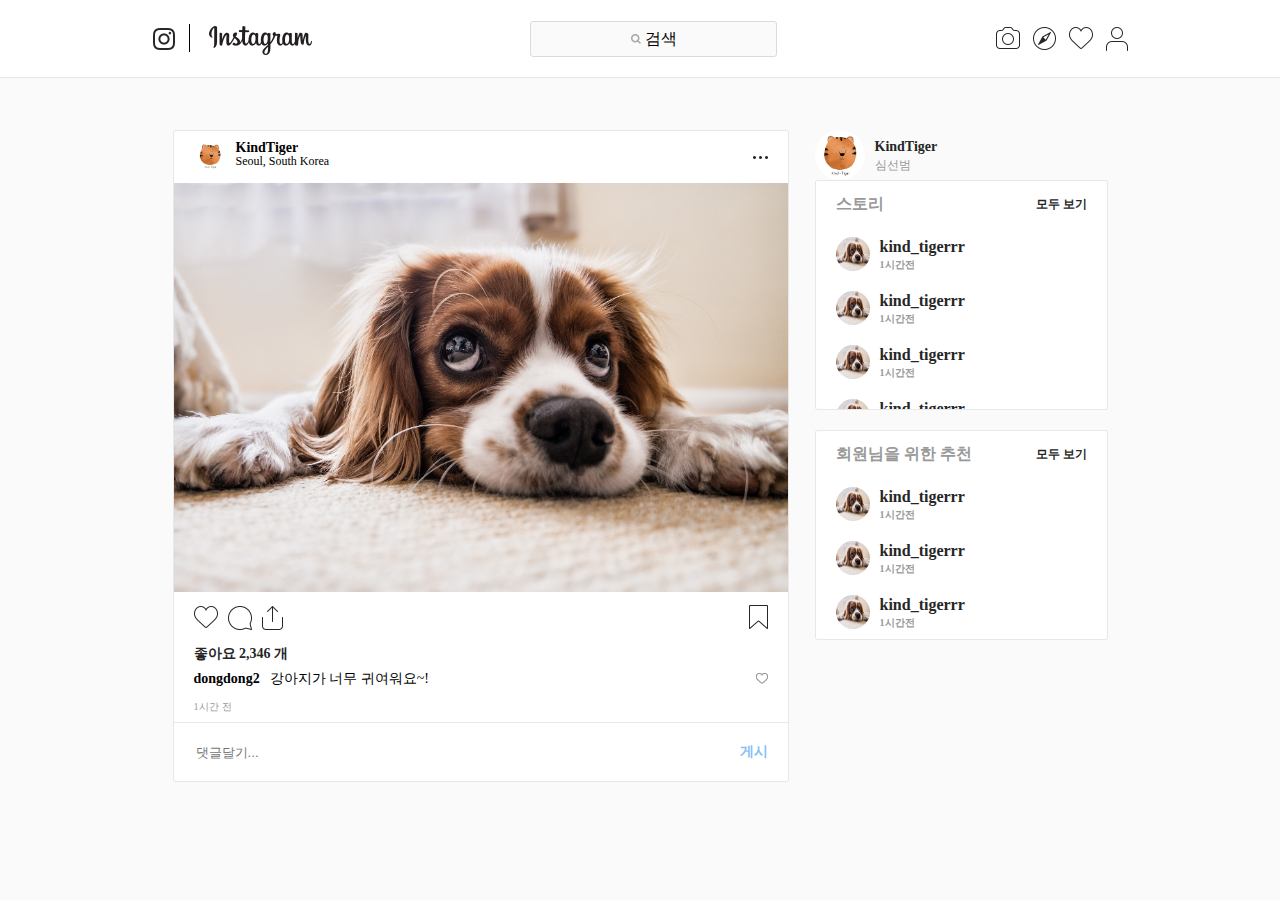
<file: index.html>
<!DOCTYPE html>
<html lang="en">
<head>
    <meta charset="UTF-8">
    <meta name="viewport" content="width=device-width, user-scalable=no, initial-scale-1.0, maximum-scale=1.0, minimum-scale=1.0">
    <title>Title</title>
    <link rel="stylesheet" href="css/reset.css">
    <link rel="stylesheet" href="css/style.css">


</head>
<body>
    <section id="container">
        <header id="header">
            <section class="inner">
                <h1 class="logo">
                    <a href="index.html">
                        <div class="sprite_insta_icon"></div>
                        <div class="sprite_write_logo"></div>
                    </a>
                </h1>

                <div class="search_box">
                    <input type="text" placeholder="검색" id="search-field">
                    <div class="fake_field">
                        <span class="sprite_small_search_icon"></span>
                        <span>검색</span>
                    </div>
                </div>

                <div class="right_icons">
                    <div class="sprite_camera_icon"></div>
                    <div class="sprite_compass_icon"></div>
                    <div class="sprite_heart_icon_outline"></div>
                    <div class="sprite_user_icon_outline"></div>
                </div>
            </section>
        </header>

        <div class="hidden_menu">
            <div class="scroll_inner">
                <div class="user">
                    <div class="thumb_img"><img src="imgs/thumb.jpeg" alt="프로필사진"></div>
                    <div class="id">kindtigerrr</div>
                </div>
            </div>
        </div>

        <section id="main_container">
            <div class="inner">
                <div class="contents_box">
                    <article class="contents">
                        <header class="top">
                            <div class="user_container">
                                <div class="profile_img">
                                    <img src="imgs/thumb.jpeg" alt="프로필이미지">
                                </div>
                                <div class="user_name">
                                    <div class="nick_name m_text">KindTiger</div>
                                    <div class="country s_text">Seoul, South Korea</div>
                                </div>
                            </div>
                            <div class="sprite_more_icon" data-name="more"></div>
                        </header>

                        <div class="img_section">
                            <div class="trans_inner">
                                <div>
                                    <img src="imgs/img_section/img01.jpg" alt="visual0">
                                </div>
                            </div>
                        </div>

                        <div class="bottom_icons">
                            <div class="left_icons">
                                <div class="heart_btn">
                                    <div class="sprite_heart_icon_outline" name="39" data-name="heartbeat"></div>
                                </div>
                                <div class="sprite_bubble_icon"></div>
                                <div class="sprite_share_icon" data-name="share"></div>
                            </div>
                            <div class="right_icon">
                                <div class="sprite_bookmark_outline" data-name="bookmark"></div>
                            </div>
                        </div>
                        <div class="likes m_text">
                            좋아요 <span id="count">2,346</span> 개
                        </div>
                        <div class="comment_container">
                            <div class="comment">
                                <div class="nick_name m_text">dongdong2</div>
                                <div>강아지가 너무 귀여워요~!</div>
                            </div>
                            <div class="small_heart">
                                <div class="sprite_small_heart_icon_outline"></div>
                            </div>
                        </div>
                        <div class="timer">1시간 전</div>
                        <div class="comment_field">
                            <input type="text" placeholder="댓글달기...">
                            <div class="upload_btn m_text">게시</div>
                        </div>
                    </article>
                </div>
                <div class="side_box">
                    <div class="user_profile">
                        <div class="profile_thumb">
                            <img src="imgs/thumb.jpeg" alt="프로필 사진">
                        </div>
                        <div class="detail">
                            <div class="id m_text">KindTiger</div>
                            <div class="ko_name">심선범</div>
                        </div>
                    </div>
                    <article class="story">
                        <header class="story_header">
                            <div>스토리</div>
                            <div class="more">모두 보기</div>
                        </header>
                        <div class="scroll_inner">
                            <div class="thumb_user">
                                <div class="profile_thumb">
                                    <img src="imgs/thumb02.jpg" alt="프로필사진">
                                </div>
                                <div class="detail">
                                    <div class="id">kind_tigerrr</div>
                                    <div class="time">1시간전</div>
                                </div>
                            </div>
                            <div class="thumb_user">
                                <div class="profile_thumb">
                                    <img src="imgs/thumb02.jpg" alt="프로필사진">
                                </div>
                                <div class="detail">
                                    <div class="id">kind_tigerrr</div>
                                    <div class="time">1시간전</div>
                                </div>
                            </div>
                            <div class="thumb_user">
                                <div class="profile_thumb">
                                    <img src="imgs/thumb02.jpg" alt="프로필사진">
                                </div>
                                <div class="detail">
                                    <div class="id">kind_tigerrr</div>
                                    <div class="time">1시간전</div>
                                </div>
                            </div>
                            <div class="thumb_user">
                                <div class="profile_thumb">
                                    <img src="imgs/thumb02.jpg" alt="프로필사진">
                                </div>
                                <div class="detail">
                                    <div class="id">kind_tigerrr</div>
                                    <div class="time">1시간전</div>
                                </div>
                            </div>
                            <div class="thumb_user">
                                <div class="profile_thumb">
                                    <img src="imgs/thumb02.jpg" alt="프로필사진">
                                </div>
                                <div class="detail">
                                    <div class="id">kind_tigerrr</div>
                                    <div class="time">1시간전</div>
                                </div>
                            </div>
                            <div class="thumb_user">
                                <div class="profile_thumb">
                                    <img src="imgs/thumb02.jpg" alt="프로필사진">
                                </div>
                                <div class="detail">
                                    <div class="id">kind_tigerrr</div>
                                    <div class="time">1시간전</div>
                                </div>
                            </div>
                            <div class="thumb_user">
                                <div class="profile_thumb">
                                    <img src="imgs/thumb02.jpg" alt="프로필사진">
                                </div>
                                <div class="detail">
                                    <div class="id">kind_tigerrr</div>
                                    <div class="time">1시간전</div>
                                </div>
                            </div>
                        </div>
                    </article>
                    <article class="recommend">
                        <header class="reco_header">
                            <div>회원님을 위한 추천</div>
                            <div class="more">모두 보기</div>
                        </header>
                        <div class="thumb_user">
                                <div class="profile_thumb">
                                    <img src="imgs/thumb02.jpg" alt="프로필사진">
                                </div>
                                <div class="detail">
                                    <div class="id">kind_tigerrr</div>
                                    <div class="time">1시간전</div>
                                </div>
                            </div>
                        <div class="thumb_user">
                                <div class="profile_thumb">
                                    <img src="imgs/thumb02.jpg" alt="프로필사진">
                                </div>
                                <div class="detail">
                                    <div class="id">kind_tigerrr</div>
                                    <div class="time">1시간전</div>
                                </div>
                            </div>
                        <div class="thumb_user">
                                <div class="profile_thumb">
                                    <img src="imgs/thumb02.jpg" alt="프로필사진">
                                </div>
                                <div class="detail">
                                    <div class="id">kind_tigerrr</div>
                                    <div class="time">1시간전</div>
                                </div>
                            </div>
                    </article>
                </div>
            </div>
        </section>
    </section>
    <script src="js/main.js"></script>
</body>
</html>
</file>
<file: css/style.css>
.sprite_insta_icon {
    display: inline-block;
	background: url('../imgs/background01.png') no-repeat -53px -235px;
	width: 22px;
	height: 22px;
}

.sprite_write_logo {
    display: inline-block;
	background: url('../imgs/background01.png') no-repeat -94px -72px;
	width: 103px;
	height: 29px;
}

.sprite_compass_icon {
    display: inline-block;
	background: url('../imgs/background01.png') no-repeat -130px -286px;
	width: 23px;
	height: 23px;
}

.sprite_user_icon_outline {
    display: inline-block;
	background: url('../imgs/background01.png') no-repeat -272px -182px;
	width: 22px;
	height: 24px;
}

.sprite_heart_icon_outline {
    display: inline-block;
	background: url('../imgs/background01.png') no-repeat -52px -261px;
	width: 24px;
	height: 22px;
}

.sprite_small_search_icon {
    display: inline-block;
	background: url('../imgs/background01.png') no-repeat -337px -246px;
	width: 10px;
	height: 10px;
}

.sprite_more_icon {
    display: inline-block;
	background: url('../imgs/background01.png') no-repeat -301px -218px;
	width: 15px;
	height: 3px;
}

.sprite_bubble_icon {
    display: inline-block;
	background: url('../imgs/background01.png') no-repeat -239px -202px;
	width: 24px;
	height: 24px;
}

.sprite_share_icon {
    display: inline-block;
	background: url('../imgs/background01.png') no-repeat -324px -52px;
	width: 21px;
	height: 24px;
}

.sprite_bookmark_outline {
    display: inline-block;
	background: url('../imgs/background01.png') no-repeat -237px -286px;
	width: 19px;
	height: 24px;
}

.sprite_bookmark_outline.on {
	background: url('../imgs/background01.png') no-repeat -159px -286px;
	width: 19px;
	height: 24px;
}

.sprite_small_heart_icon_outline {
    display: inline-block;
	background: url('../imgs/background01.png') no-repeat -323px -274px;
	width: 12px;
	height: 11px;
}

.sprite_camera_icon {
    display: inline-block;
	background: url('../imgs/background01.png') no-repeat -271px -104px;
	width: 24px;
	height: 22px;
}

.sprite_insta_big_logo {
    display: inline-block;
	background: url('../imgs/background01.png') no-repeat -98px -150px;
	width: 175px;
	height: 51px;
}

.sprite_plus_icon {
    display: inline-block;
	background: url('../imgs/background01.png') no-repeat -187px -202px;
	width: 23px;
	height: 23px;
}

body {
    background: #fafafa;
}

#header{
    width: 100%;        /* 공중에 뜨기 위함 */
    position: absolute;     /* 가장 위에 올라가 잇어야 하기 위함 */
    z-index: 999;       /* absolute의 경우 최소 x축에서 1개 y축에서 1개의 값을 주어야 함 */
    left: 0; top: 0;
    background: white;
    border-bottom: 1px solid rgba(0,0,0,0.1);
}

#header.on {
    position: fixed;        /* 상단에 고정되서 같이 움직임 */
}

#header .inner {    /* inner 안에 컨텐츠를 넣으면 값이 들어옴 */
    width:975px;
    height: 77px;
    margin: 0 auto;     /* 가운데 정렬 */
    display: flex;      /* 가로 배치 */
    justify-content: space-between;     /* x축 정렬_공간을 자동으로 분배함 */
    align-items:center;         /* y축 정렬 */
    transition: all 1s;         /* 자연스러운 효과 */
}

#header.on .inner{
    height: 52px;
}

#header .inner .logo > a {
    color: transparent;     /* 배경색을 투명하게 만듬 */
}

#header .inner .logo div{
    vertical-align: middle;
}

#header .inner .logo .sprite_insta_icon{
    position: relative;         /* after에게 위치 기준을 전달해주기 위함 */
    margin-right: 30px;
}

#header .inner .logo .sprite_insta_icon:after{
    content: '';            /* 공백을 받아옴 */
    width: 1px;
    height: 28px;
    background: #000;
    position: absolute;     /* 부모를 기준으로 위치를 잡음 */
    right: -15px;
    top: -4px;
    transition: all .5s;
}

#header .search_box{
    position: relative;
}

#search-field{
    width: 185px;
    height: 28px;
    background: #fafafa;
    border: 1px solid #dbdbdb;
    border-radius: 3px;
    padding: 3px 30px;          /* 위아래 양쪽 */
    color: #999;
    font-weight: 400;
    text-align: left;           /* 글자 입력 시 왼쪽부터 보이도록 하기 위함 */
    font-size: 14px;
    outline: none;              /* 포커스 했을 때 나타나는 파란선 */
}

#search-field::placeholder{     /* 콜론2개(::) - 속섣선택자 */
    font-size: 0;               /* 포커스가 되지 않을 때 검색 글자가 보이지 않도록 하기 위함 */
}

#search-field::focus::placeholder{
    font-size: 14px;            /* 포커스 되었을 때 검색 글자가 보이도록 한다 */
}

#header .search_box .fake_field{
    position: absolute;         /* 검색 창 위에 글자를 보이기 위함 */
    /* 가운데 배치하는 공식 */
    left: 50%;
    top: 50%;
    transform: translate(-50%, -50%);
    pointer-events: none;        /* 검색을 눌렀을 때에는 포이터 인식이 안 됨 */
}

/* 물결(~) - 그처에 있는 fake_field */
#search-field:focus~.fake_field > span:nth-child(1){
    transform: translateX(-105px);  /* 돋보기를 왼쪽으로 이동 */
}

#search-field:focus~.fake_field > span:nth-child(2){
    display: none;  /* 포커스 되었을 때 글자 숨기기 */
}

#header .right_icons{
    width: 132px;       /* 부모값 좌우값 고정 */
    display: flex;
    justify-content: space-between;     /* x축 정렬_공간을 자동으로 분배함 */
}

#header .inner .logo div:nth-child(2){
    transform: translateY(2px);
    transition: all .5s;
}

#header.on .inner .ogo .sprite_insta_icon:after{
    opacity: 0;
}

#header.on .inner .logo div:nth-child(2){
    opacity: 0;
}   /* 아이콘 사라지게 하는 부분 */

#main_container{
    padding-top: 130px;
    display: flex;          /* 컨텐츠가 가운데에 위치할 수 있도록 함 */
    justify-content: center;    /* x축 가운데 정렬 */
}

#main_container .inner{
    width: 935px;
    /* height: 500px; */
    /* background: red; */
    position: relative;         /* 기준점을 inner로 변경하기 위함 */
}

.contents_box{

}

.contents{
    width:614px;
    /* height: 500px; */
    border: 1px solid rgba(0,0,0,0.09);
    border-radius: 3px;     /* 테두리를 둥글게 만듬 */
    margin-bottom: 60px;     /* 다른 contents들이 밀려야 되기 때문에 사이에 여백을 준다. */
    background: white;
}

.contents .top{
    display: flex;          /* 가로배치 */
    justify-content: space-between;     /* x축 정렬_공간을 자동으로 분배 */
    align-items: center;
    padding: 10px 20px;     /* 위아래 양쪽 */
}

.contents .top .profile_img{
    width: 32px;
    height: 32px;
    border-radius: 50%;         /* 테두리를 둥글게 설정 50% -> 원의 형태 */
    overflow: hidden;           /* 자식이 크기가 넘치지 않도록 한다 */
    margin-right: 10px;
}

.contents .top .profile_img img{
    width: 100%;        /* 100%가 없을 경우 이미지가 들어가지 않음 */
}

.contents .top .user_container{
    display: flex;
}

.m_text{
    font-size: 14px;
    font-weight: bold;
}

.s_text{
    font-size: 12px;
}

.contents .img_section{
    overflow: hidden;       /* 자식이 부모의 크기를 넘지 않도록 한다. */
}

.contents .img_section img{
    width: 100%;        /* 부모의 크기 100% 받는다 */
}

.contents .bottom_icons{
    display: flex;          /* 가로 배치 */
    justify-content: space-between;     /* x축 정렬_공간을 자동으로 분배함 */
    align-items: center;        /* y축 가운데 정렬 */
    padding: 10px 20px;
}

.contents .bottom_icons .left_icons{
    display: flex;          /* 가로 배치 */
}

.contents .bottom_icons .left_icons > div{
    margin-right: 10px;
    cursor: pointer;        /* 누를 수 있도록 하기 위함 */
}

.contents .bottom_icons .right_icon > div{
    cursor:pointer;         /* 누를 수 있도록 하기 위함 */
}

.heart_btn.on .sprite_heart_icon_outline{   /* on 클래스가 추가된 경우 이미지를 변경 */
    background: url('../imgs/background01.png') no-repeat -26px -261px;
}

.contents .likes{
    padding: 5px 20px;
    color: #262626;
}

.contents .comment_container{
    display: flex;
    justify-content: space-between;
    align-items: center;
    padding: 5px 20px;
}

.contents .comment_container .comment{
    display: flex;
    font-size: 14px;
}

.contents .comment_container .comment .nick_name{
    margin-right: 10px;     /* 아이디와 댓글 간의 거리 설정 */
}

.contents .timer{
    font-size: 10px;
    letter-spacing: 0.2px;      /* 자간 조정 */
    color: #999;
    border-bottom: 1px solid rgba(0,0,0,0.09);      /* 아래쪽 실선 추가 */
    padding: 10px 20px;
}

.contents .comment_field{
    min-height: 56px;
    padding: 0 20px;
    position: relative;     /* 자식들이 absolute로 자리를 잡기 위함 */
}

.contents .comment_field input{
    width: 100%;
    height: 56px;
    border: none;
    outline: none;
    background: transparent;        /* 투명하게 설정 */
}

.contents .comment_field input:focus~..upload_btn{
    pointer-events: initial;        /* 포인터 이벤트 초기화 */
    opacity: 1;
}

.contents .comment_field .upload_btn{
    color: #3897f0;
    position: absolute;
    right: 20px;
    top: 50%;
    transform: translateY(-50%);        /* y축으로 중앙 정렬 */
    cursor: pointer;
    pointer-events: none;           /* 처음에는 클리이 되지 않도록 한다. */
    opacity: 0.6;
}

.side_box{
    width: 293px;
    /* height: 300px; */
    /* background: rgba(255, 0, 0, 0.16) */
    position: absolute;             /* 부모를 갖는 기준점을 잡지 않으면 꼭대기까지 올라감 */
    right: 0;
    top: 0;
}

.side_box.on {
    position: fixed;
    top: 80px;
}

.side_box .profile_thumb{
    width: 50px;
    height: 50px;
    border-radius: 50%;
    overflow: hidden;       /* 이미지가 넘치지 않도록 한다. */
    margin-right: 10px;
}

.side_box .profile_thumb img{
    width: 100%;
    height: 100%;
}

.side_box .user_profile{
    display: flex;
    align-items: center;
    font-size: 14px;
    color: #262626;
}

.side_box .detail .ko_name{
    font-size: 12px;
    color: #999;
}

.side_box .detail .id{
    margin-bottom: 5px;
}

.side_box > article{
    border: 1px solid rgba(0, 0, 0, 0.09);
    border-radius: 3px;
    margin-bottom: 20px;
    width: 291px;
    color: #262626;
    font-weight: bold;
    background: white;
}

.side_box > article > header{
    display: flex;
    align-items: center;
    justify-content: space-between;
    padding: 15px 20px;
    color: #999;
}

.side_box > article > header .more{
    font-size: 12px;
    color: #262626;
    cursor: pointer;
}

.thumb_user{
    display: flex;
    align-items: center;
    padding: 10px 20px;
}

.thumb_user .profile_thumb{
    width: 34px;
    height: 34px;
}

.thumb_user .time{
    font-size: 10px;
    letter-spacing: 0.2px;
    color: #999;
}

.side_box .scroll_inner{
    height: 182px;
    overflow-x: hidden;         /* x축_자식이 부모 넘지 못하게 한다. */
    overflow-y: auto;           /* 자동으로 스크롤을 보여주거나 숨김 */
    /* overflow: hidden auto; x축, y축 한번에 설정 */
}

.hidden_menu{
    display: none;
    width: 600ps;
    /* background: red; */
    position: absolute;
    left: 50%;
    transform: translateX(-50%);        /* x축 가운데 정렬 */
    top: 100px;
    overflow: hidden;           /* 자식들이 넘치지 않도록 한다. */
    border: 1px solid rgba(0,0,0,0.09);
    border-radius: 3px;
}

.hidden_menu .scroll_inner{
    height: 100px;          /* 높이값을 자식에게 준다. */
    width: auto;
    overflow-x: auto;       /* 항복이 많아질 경우 알아서 스크롤이 생성 */
    overflow-y: hidden;
    display: flex;
    align-items: center;
    padding: 1 10px;
}

.hidden_menu .scroll_inner .user{
    width: 80px;
    height: 80px;
    display: flex;
    flex-direction: column;         /* 가로 중앙 정렬을 세로 중앙 정렬로 변경 */
    align-items: center;
    margin-right: 15px;
    justify-content: space-between; /* 이미지는 위로 아이디는 아래로 설정 */
}

.hidden_menu .scroll_inner .user .id{
    font-size: 12px;
    color: #262626;
}

.hidden_menu .thumb_img{
    width: 56px;
    height: 56px;
    border-radius: 50%;
    overflow: hidden;
}

.hidden_menu .thumb_img img{
    width: 100%;
    height: 100%;
}

@media screen and (max-width:1000px){
    #header .inner{
        width: 97.5%;
    }
    #main_container{
        padding-top: 220px;
    }
    #main_container .inner{
        width: 93.5%;
    }
    .side_box{      /* 사이드박스 숨기기 */
        display:none;
    }


    .contents_box{
        display: flex;
        flex-direction: column;         /* 세로 배치 받도록 한다. */
        align-items: center;            /* 왼쪽으로 치우쳐 지는 걸 방지 */
    }

    .contents{
        width: 614px;
        /* height: 500px; */
        border: 1px solid rgba(0,0,0,0.09);
        border-radius: 3px;
        margin-bottom: 60px;            /* 다른 contents들이 밀려야 되기 때문에 사이에 여백을 준다. */
        background: white;
    }
    .hidden_menu{
        display: block;
    }
}

@media screen and(max-width:650px){
    #header .search_bos{
        display: none;
    }
    .hidden_menu{
        width: 95%;
    }
}
</file>
